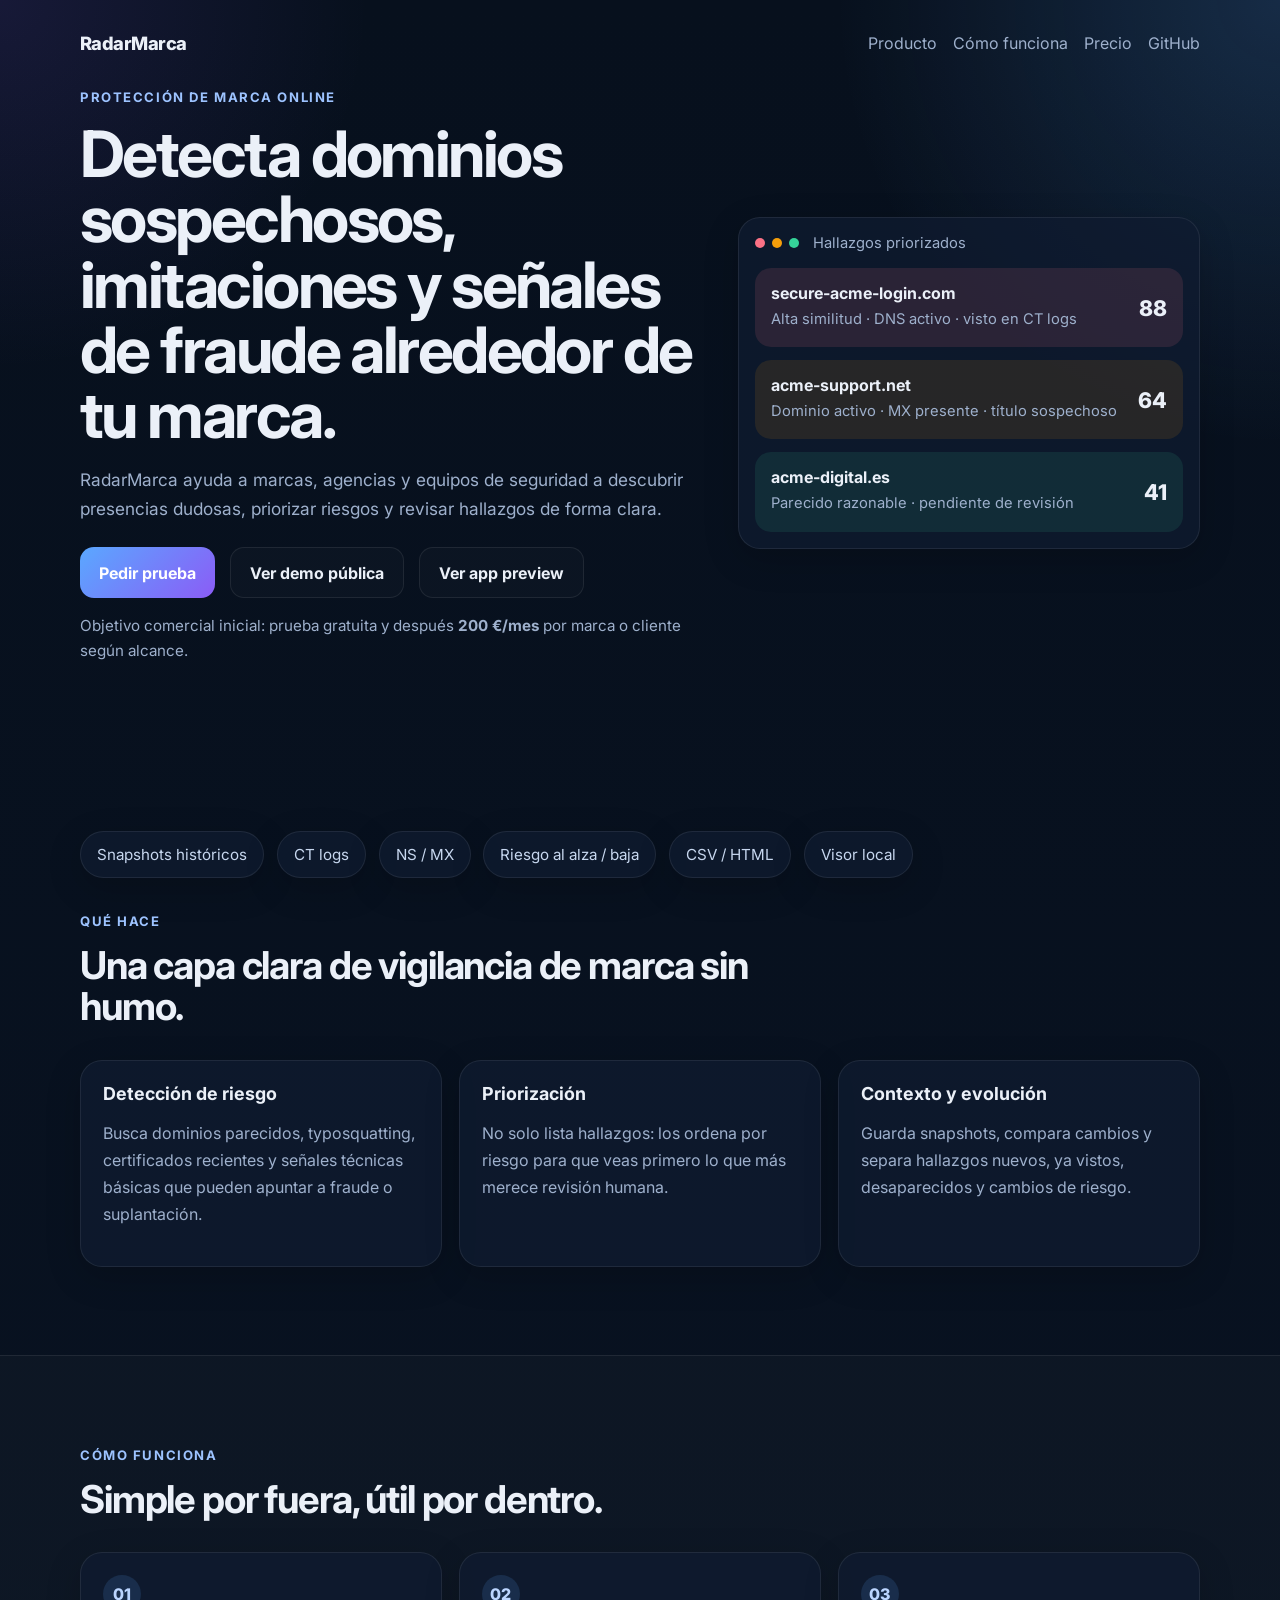
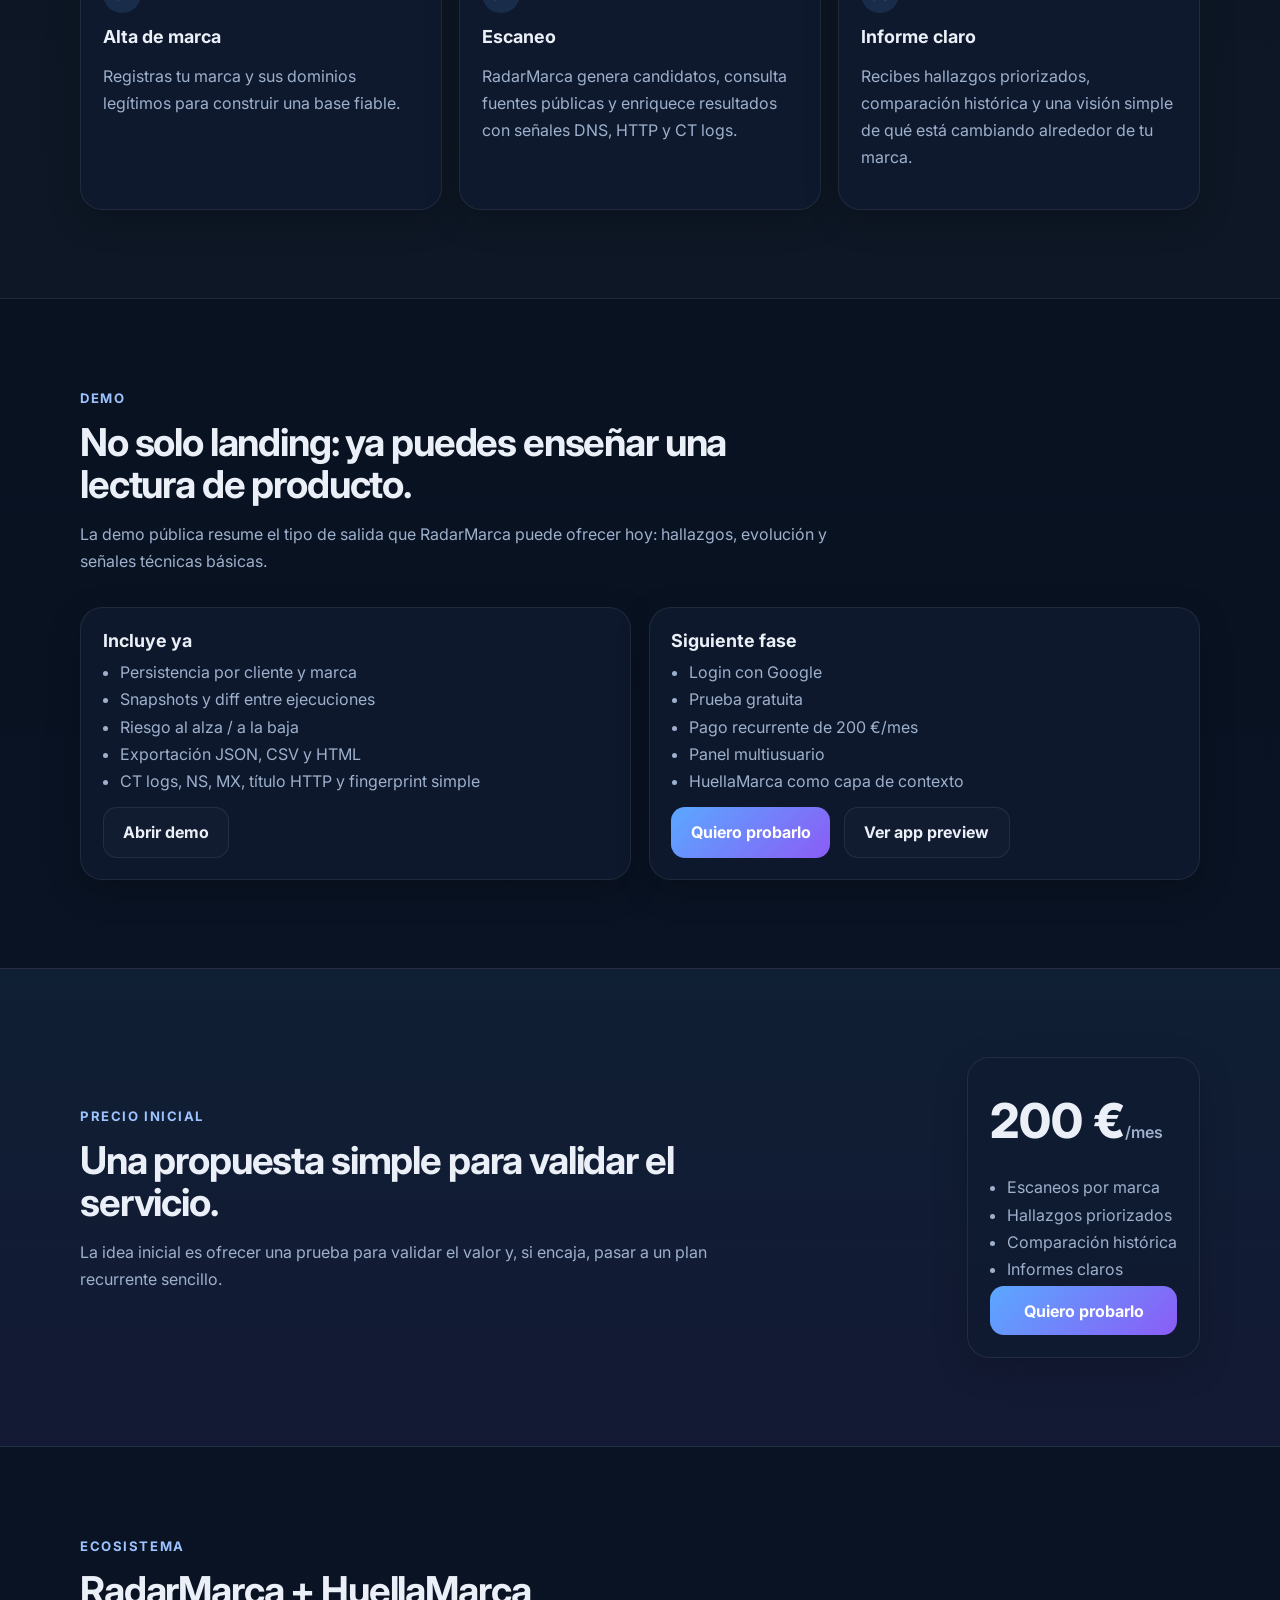
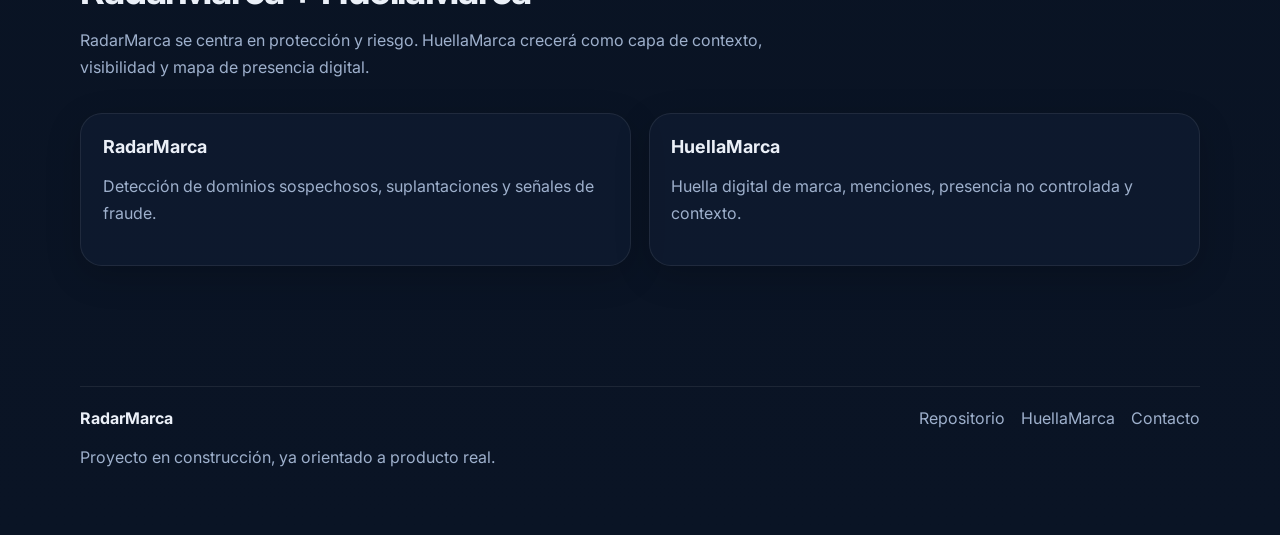
<file: site/index.html>
<!doctype html>
<html lang="es">
<head>
  <meta charset="utf-8">
  <meta name="viewport" content="width=device-width, initial-scale=1">
  <title>RadarMarca · Protege tu marca online</title>
  <meta name="description" content="Detección de dominios sospechosos, suplantaciones y señales de fraude alrededor de tu marca.">
  <link rel="preconnect" href="https://fonts.googleapis.com">
  <link rel="preconnect" href="https://fonts.gstatic.com" crossorigin>
  <link href="https://fonts.googleapis.com/css2?family=Inter:wght@400;500;600;700;800&display=swap" rel="stylesheet">
  <link rel="stylesheet" href="./styles.css">
</head>
<body>
  <header class="hero">
    <nav class="nav container">
      <div class="brand">RadarMarca</div>
      <div class="nav-links">
        <a href="#producto">Producto</a>
        <a href="#como-funciona">Cómo funciona</a>
        <a href="#precio">Precio</a>
        <a href="https://github.com/Quitiweb/radar-marca" target="_blank" rel="noreferrer">GitHub</a>
      </div>
    </nav>

    <section class="container hero-grid">
      <div>
        <span class="eyebrow">Protección de marca online</span>
        <h1>Detecta dominios sospechosos, imitaciones y señales de fraude alrededor de tu marca.</h1>
        <p class="lead">RadarMarca ayuda a marcas, agencias y equipos de seguridad a descubrir presencias dudosas, priorizar riesgos y revisar hallazgos de forma clara.</p>
        <div class="cta-row">
          <a class="btn btn-primary" href="./interest.html">Pedir prueba</a>
          <a class="btn btn-secondary" href="./demo.html">Ver demo pública</a>
          <a class="btn btn-secondary" href="./app.html">Ver app preview</a>
        </div>
        <p class="microcopy">Objetivo comercial inicial: prueba gratuita y después <strong>200 €/mes</strong> por marca o cliente según alcance.</p>
      </div>
      <div class="hero-card panel">
        <div class="panel-header">
          <span class="dot red"></span>
          <span class="dot yellow"></span>
          <span class="dot green"></span>
          <span class="panel-title">Hallazgos priorizados</span>
        </div>
        <div class="finding high">
          <div>
            <strong>secure-acme-login.com</strong>
            <p>Alta similitud · DNS activo · visto en CT logs</p>
          </div>
          <span>88</span>
        </div>
        <div class="finding medium">
          <div>
            <strong>acme-support.net</strong>
            <p>Dominio activo · MX presente · título sospechoso</p>
          </div>
          <span>64</span>
        </div>
        <div class="finding low">
          <div>
            <strong>acme-digital.es</strong>
            <p>Parecido razonable · pendiente de revisión</p>
          </div>
          <span>41</span>
        </div>
      </div>
    </section>
  </header>

  <main>
    <section class="section container quick-proof">
      <div class="proof-chip">Snapshots históricos</div>
      <div class="proof-chip">CT logs</div>
      <div class="proof-chip">NS / MX</div>
      <div class="proof-chip">Riesgo al alza / baja</div>
      <div class="proof-chip">CSV / HTML</div>
      <div class="proof-chip">Visor local</div>
    </section>

    <section id="producto" class="section container pt-0">
      <div class="section-heading">
        <span class="eyebrow">Qué hace</span>
        <h2>Una capa clara de vigilancia de marca sin humo.</h2>
      </div>
      <div class="grid three">
        <article class="card">
          <h3>Detección de riesgo</h3>
          <p>Busca dominios parecidos, typosquatting, certificados recientes y señales técnicas básicas que pueden apuntar a fraude o suplantación.</p>
        </article>
        <article class="card">
          <h3>Priorización</h3>
          <p>No solo lista hallazgos: los ordena por riesgo para que veas primero lo que más merece revisión humana.</p>
        </article>
        <article class="card">
          <h3>Contexto y evolución</h3>
          <p>Guarda snapshots, compara cambios y separa hallazgos nuevos, ya vistos, desaparecidos y cambios de riesgo.</p>
        </article>
      </div>
    </section>

    <section id="como-funciona" class="section section-dark">
      <div class="container">
        <div class="section-heading">
          <span class="eyebrow">Cómo funciona</span>
          <h2>Simple por fuera, útil por dentro.</h2>
        </div>
        <div class="steps">
          <article class="step card">
            <span class="step-number">01</span>
            <h3>Alta de marca</h3>
            <p>Registras tu marca y sus dominios legítimos para construir una base fiable.</p>
          </article>
          <article class="step card">
            <span class="step-number">02</span>
            <h3>Escaneo</h3>
            <p>RadarMarca genera candidatos, consulta fuentes públicas y enriquece resultados con señales DNS, HTTP y CT logs.</p>
          </article>
          <article class="step card">
            <span class="step-number">03</span>
            <h3>Informe claro</h3>
            <p>Recibes hallazgos priorizados, comparación histórica y una visión simple de qué está cambiando alrededor de tu marca.</p>
          </article>
        </div>
      </div>
    </section>

    <section id="demo" class="section container">
      <div class="section-heading">
        <span class="eyebrow">Demo</span>
        <h2>No solo landing: ya puedes enseñar una lectura de producto.</h2>
        <p>La demo pública resume el tipo de salida que RadarMarca puede ofrecer hoy: hallazgos, evolución y señales técnicas básicas.</p>
      </div>
      <div class="grid two">
        <div class="card">
          <h3>Incluye ya</h3>
          <ul>
            <li>Persistencia por cliente y marca</li>
            <li>Snapshots y diff entre ejecuciones</li>
            <li>Riesgo al alza / a la baja</li>
            <li>Exportación JSON, CSV y HTML</li>
            <li>CT logs, NS, MX, título HTTP y fingerprint simple</li>
          </ul>
          <div class="inline-cta">
            <a class="btn btn-secondary" href="./demo.html">Abrir demo</a>
          </div>
        </div>
        <div class="card">
          <h3>Siguiente fase</h3>
          <ul>
            <li>Login con Google</li>
            <li>Prueba gratuita</li>
            <li>Pago recurrente de 200 €/mes</li>
            <li>Panel multiusuario</li>
            <li>HuellaMarca como capa de contexto</li>
          </ul>
          <div class="inline-cta">
            <a class="btn btn-primary" href="./interest.html">Quiero probarlo</a>
            <a class="btn btn-secondary" href="./app.html">Ver app preview</a>
          </div>
        </div>
      </div>
    </section>

    <section id="precio" class="section section-accent">
      <div class="container pricing-wrap">
        <div>
          <span class="eyebrow">Precio inicial</span>
          <h2>Una propuesta simple para validar el servicio.</h2>
          <p>La idea inicial es ofrecer una prueba para validar el valor y, si encaja, pasar a un plan recurrente sencillo.</p>
        </div>
        <div class="price-card card">
          <p class="price">200 €<span>/mes</span></p>
          <ul>
            <li>Escaneos por marca</li>
            <li>Hallazgos priorizados</li>
            <li>Comparación histórica</li>
            <li>Informes claros</li>
          </ul>
          <a class="btn btn-primary full" href="./interest.html">Quiero probarlo</a>
        </div>
      </div>
    </section>

    <section class="section container">
      <div class="section-heading">
        <span class="eyebrow">Ecosistema</span>
        <h2>RadarMarca + HuellaMarca</h2>
        <p>RadarMarca se centra en protección y riesgo. HuellaMarca crecerá como capa de contexto, visibilidad y mapa de presencia digital.</p>
      </div>
      <div class="grid two">
        <a class="card link-card" href="https://github.com/Quitiweb/radar-marca" target="_blank" rel="noreferrer">
          <h3>RadarMarca</h3>
          <p>Detección de dominios sospechosos, suplantaciones y señales de fraude.</p>
        </a>
        <a class="card link-card" href="https://github.com/Quitiweb/huella-marca" target="_blank" rel="noreferrer">
          <h3>HuellaMarca</h3>
          <p>Huella digital de marca, menciones, presencia no controlada y contexto.</p>
        </a>
      </div>
    </section>
  </main>

  <footer class="footer">
    <div class="container footer-wrap">
      <div>
        <strong>RadarMarca</strong>
        <p>Proyecto en construcción, ya orientado a producto real.</p>
      </div>
      <div class="footer-links">
        <a href="https://github.com/Quitiweb/radar-marca" target="_blank" rel="noreferrer">Repositorio</a>
        <a href="https://github.com/Quitiweb/huella-marca" target="_blank" rel="noreferrer">HuellaMarca</a>
        <a href="mailto:quitiweb.chuwi@gmail.com">Contacto</a>
      </div>
    </div>
  </footer>
</body>
</html>
</file>
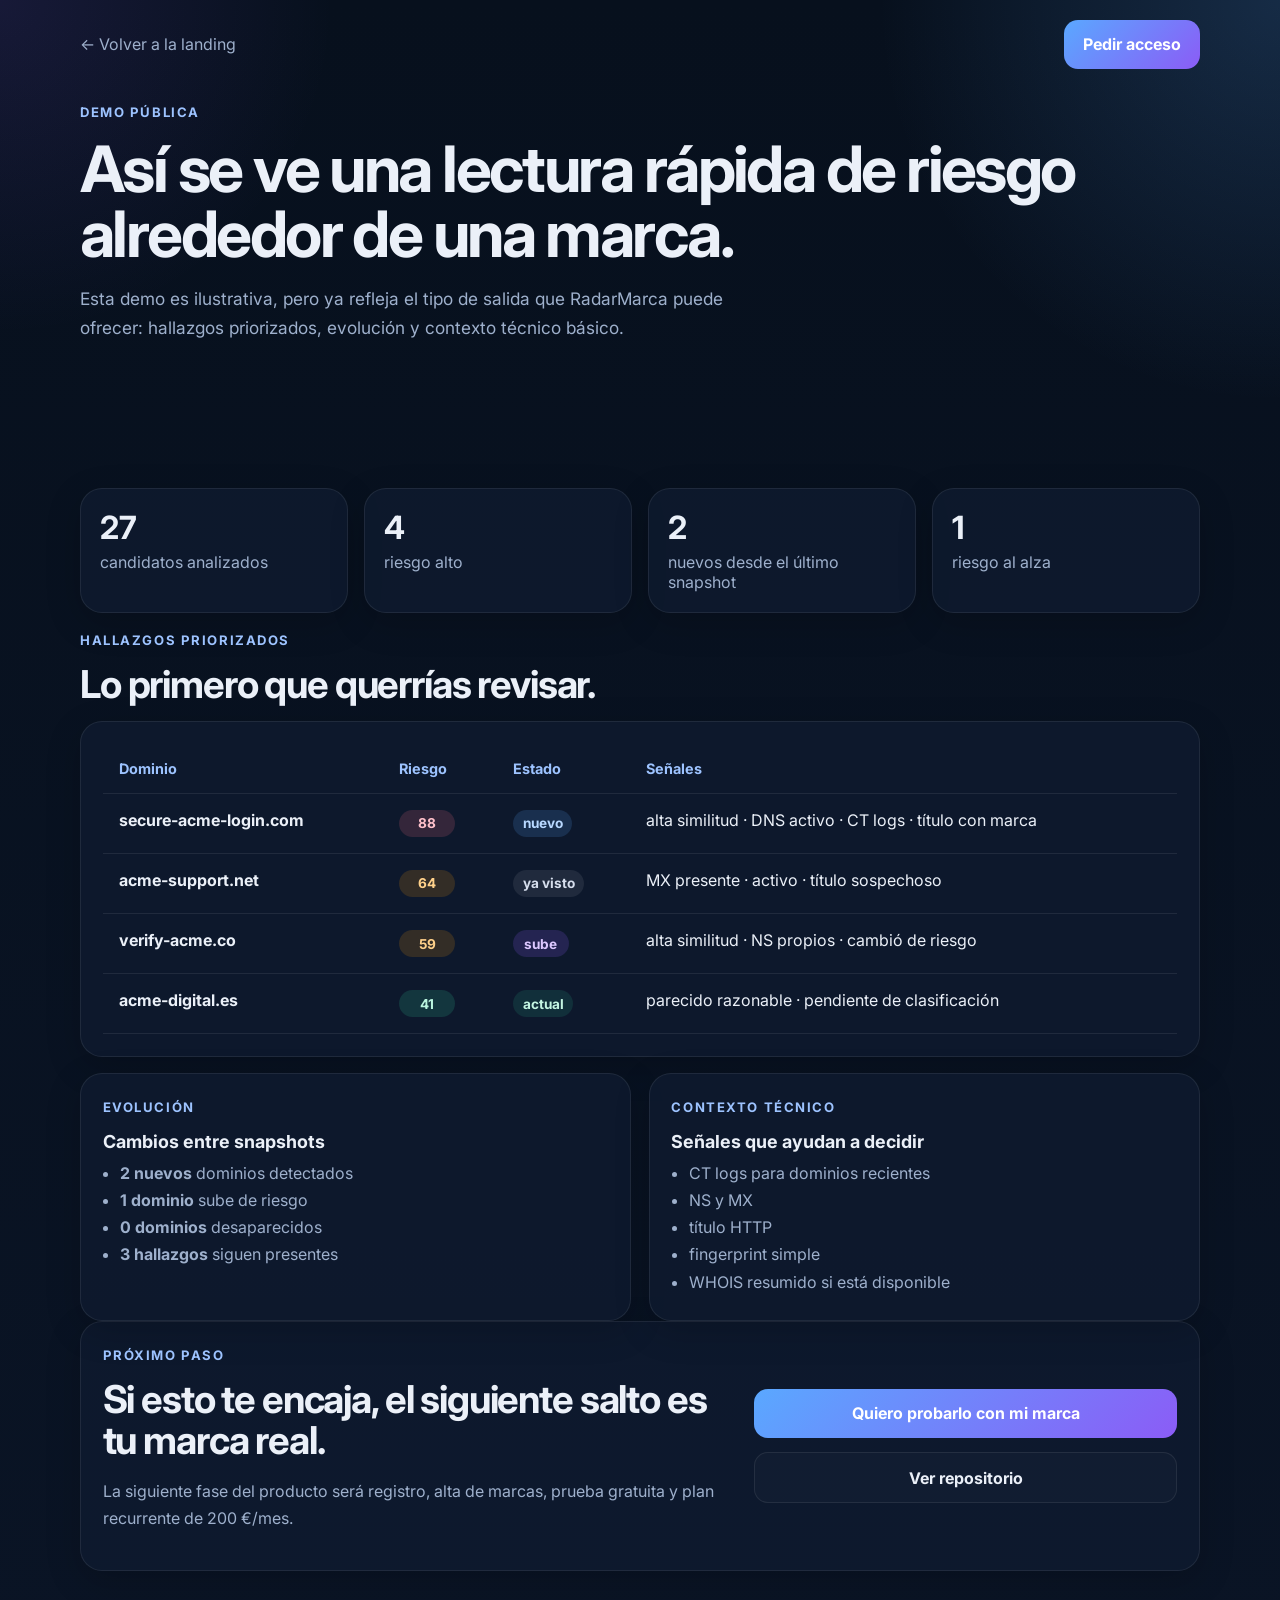
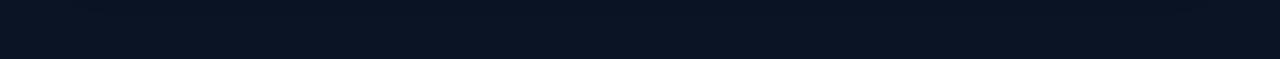
<file: site/demo.html>
<!doctype html>
<html lang="es">
<head>
  <meta charset="utf-8">
  <meta name="viewport" content="width=device-width, initial-scale=1">
  <title>RadarMarca · Demo</title>
  <meta name="description" content="Demo pública de RadarMarca: hallazgos, riesgo, evolución y contexto de marca.">
  <link rel="preconnect" href="https://fonts.googleapis.com">
  <link rel="preconnect" href="https://fonts.gstatic.com" crossorigin>
  <link href="https://fonts.googleapis.com/css2?family=Inter:wght@400;500;600;700;800&display=swap" rel="stylesheet">
  <link rel="stylesheet" href="./styles.css">
</head>
<body>
  <header class="subhero">
    <div class="container">
      <div class="topbar">
        <a class="backlink" href="./index.html">← Volver a la landing</a>
        <a class="btn btn-primary" href="mailto:quitiweb.chuwi@gmail.com?subject=Quiero%20una%20demo%20de%20RadarMarca">Pedir acceso</a>
      </div>
      <span class="eyebrow">Demo pública</span>
      <h1>Así se ve una lectura rápida de riesgo alrededor de una marca.</h1>
      <p class="lead">Esta demo es ilustrativa, pero ya refleja el tipo de salida que RadarMarca puede ofrecer: hallazgos priorizados, evolución y contexto técnico básico.</p>
    </div>
  </header>

  <main class="section container">
    <div class="stat-grid">
      <div class="stat-card card"><strong>27</strong><span>candidatos analizados</span></div>
      <div class="stat-card card"><strong>4</strong><span>riesgo alto</span></div>
      <div class="stat-card card"><strong>2</strong><span>nuevos desde el último snapshot</span></div>
      <div class="stat-card card"><strong>1</strong><span>riesgo al alza</span></div>
    </div>

    <section class="section-inline">
      <div class="section-heading slim">
        <span class="eyebrow">Hallazgos priorizados</span>
        <h2>Lo primero que querrías revisar.</h2>
      </div>
      <div class="demo-table card">
        <table>
          <thead>
            <tr>
              <th>Dominio</th>
              <th>Riesgo</th>
              <th>Estado</th>
              <th>Señales</th>
            </tr>
          </thead>
          <tbody>
            <tr>
              <td><strong>secure-acme-login.com</strong></td>
              <td><span class="badge badge-danger">88</span></td>
              <td><span class="badge badge-new">nuevo</span></td>
              <td>alta similitud · DNS activo · CT logs · título con marca</td>
            </tr>
            <tr>
              <td><strong>acme-support.net</strong></td>
              <td><span class="badge badge-warning">64</span></td>
              <td><span class="badge badge-seen">ya visto</span></td>
              <td>MX presente · activo · título sospechoso</td>
            </tr>
            <tr>
              <td><strong>verify-acme.co</strong></td>
              <td><span class="badge badge-warning">59</span></td>
              <td><span class="badge badge-up">sube</span></td>
              <td>alta similitud · NS propios · cambió de riesgo</td>
            </tr>
            <tr>
              <td><strong>acme-digital.es</strong></td>
              <td><span class="badge badge-ok">41</span></td>
              <td><span class="badge badge-current">actual</span></td>
              <td>parecido razonable · pendiente de clasificación</td>
            </tr>
          </tbody>
        </table>
      </div>
    </section>

    <div class="grid two section-inline">
      <article class="card">
        <span class="eyebrow">Evolución</span>
        <h3>Cambios entre snapshots</h3>
        <ul>
          <li><strong>2 nuevos</strong> dominios detectados</li>
          <li><strong>1 dominio</strong> sube de riesgo</li>
          <li><strong>0 dominios</strong> desaparecidos</li>
          <li><strong>3 hallazgos</strong> siguen presentes</li>
        </ul>
      </article>
      <article class="card">
        <span class="eyebrow">Contexto técnico</span>
        <h3>Señales que ayudan a decidir</h3>
        <ul>
          <li>CT logs para dominios recientes</li>
          <li>NS y MX</li>
          <li>título HTTP</li>
          <li>fingerprint simple</li>
          <li>WHOIS resumido si está disponible</li>
        </ul>
      </article>
    </div>

    <section class="section-inline cta-panel card">
      <div>
        <span class="eyebrow">Próximo paso</span>
        <h2>Si esto te encaja, el siguiente salto es tu marca real.</h2>
        <p>La siguiente fase del producto será registro, alta de marcas, prueba gratuita y plan recurrente de 200 €/mes.</p>
      </div>
      <div class="cta-stack">
        <a class="btn btn-primary full" href="mailto:quitiweb.chuwi@gmail.com?subject=Quiero%20probar%20RadarMarca%20con%20mi%20marca">Quiero probarlo con mi marca</a>
        <a class="btn btn-secondary full" href="https://github.com/Quitiweb/radar-marca" target="_blank" rel="noreferrer">Ver repositorio</a>
      </div>
    </section>
  </main>
</body>
</html>
</file>
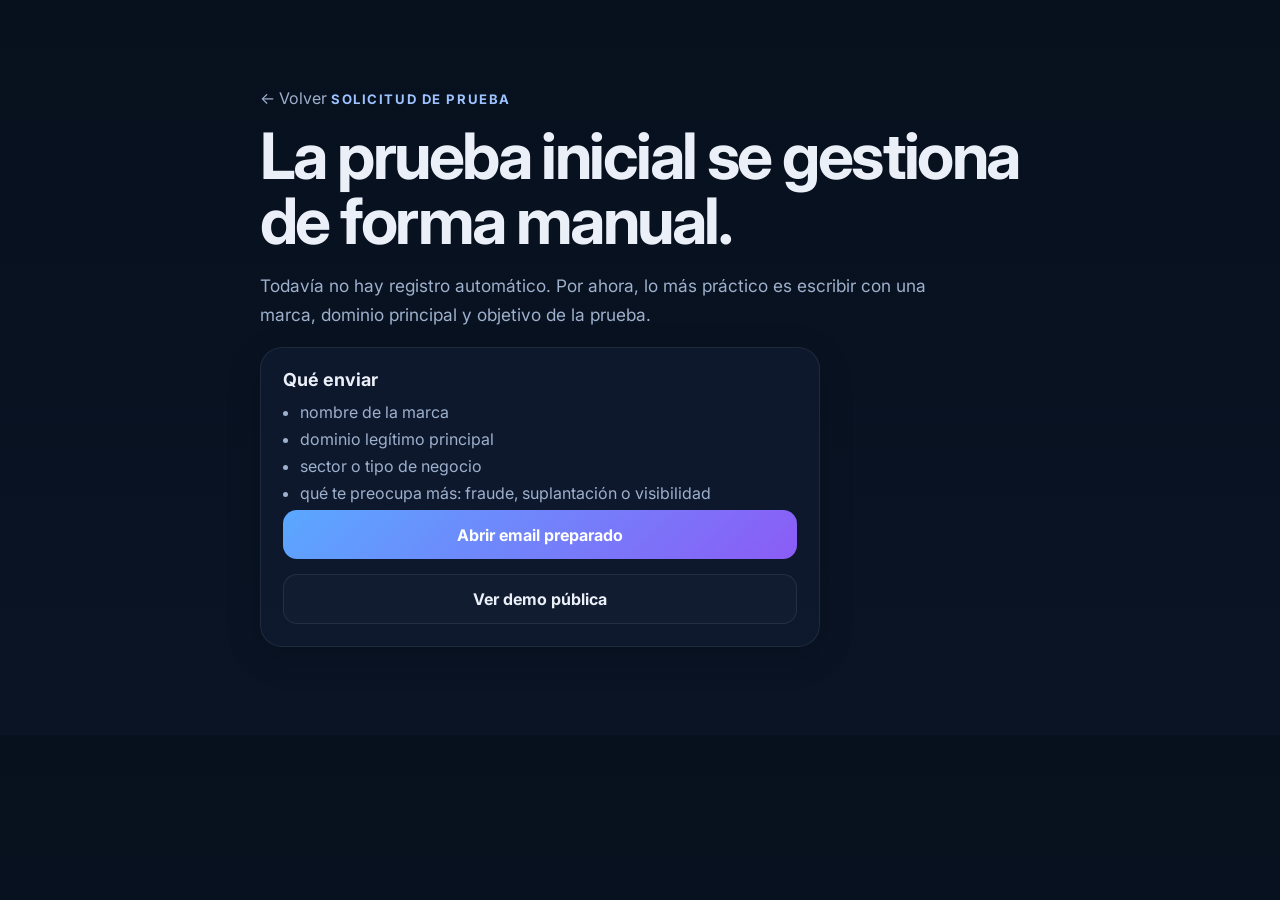
<file: site/interest.html>
<!doctype html>
<html lang="es">
<head>
  <meta charset="utf-8">
  <meta name="viewport" content="width=device-width, initial-scale=1">
  <title>RadarMarca · Solicitar prueba</title>
  <link rel="preconnect" href="https://fonts.googleapis.com">
  <link rel="preconnect" href="https://fonts.gstatic.com" crossorigin>
  <link href="https://fonts.googleapis.com/css2?family=Inter:wght@400;500;600;700;800&display=swap" rel="stylesheet">
  <link rel="stylesheet" href="./styles.css">
</head>
<body>
  <main class="section container narrow">
    <a class="backlink" href="./index.html">← Volver</a>
    <span class="eyebrow">Solicitud de prueba</span>
    <h1>La prueba inicial se gestiona de forma manual.</h1>
    <p class="lead">Todavía no hay registro automático. Por ahora, lo más práctico es escribir con una marca, dominio principal y objetivo de la prueba.</p>

    <div class="card form-card">
      <h3>Qué enviar</h3>
      <ul>
        <li>nombre de la marca</li>
        <li>dominio legítimo principal</li>
        <li>sector o tipo de negocio</li>
        <li>qué te preocupa más: fraude, suplantación o visibilidad</li>
      </ul>
      <div class="cta-stack">
        <a class="btn btn-primary full" href="mailto:quitiweb.chuwi@gmail.com?subject=Solicitud%20de%20prueba%20RadarMarca&body=Marca:%0ADominio:%0ASector:%0AObjetivo%20de%20la%20prueba:%0A">Abrir email preparado</a>
        <a class="btn btn-secondary full" href="./demo.html">Ver demo pública</a>
      </div>
    </div>
  </main>
</body>
</html>
</file>
<file: site/styles.css>
:root {
  --bg: #08111f;
  --panel: #0f1b31;
  --panel-2: #12233f;
  --text: #ebf0f8;
  --muted: #9eb0cc;
  --line: rgba(255,255,255,.08);
  --accent: #5aa8ff;
  --accent-2: #8b5cf6;
  --success: #35d399;
  --warning: #f59e0b;
  --danger: #fb7185;
}
* { box-sizing: border-box; }
html { scroll-behavior: smooth; }
body {
  margin: 0;
  font-family: Inter, system-ui, sans-serif;
  background: linear-gradient(180deg, #07101d 0%, #0a1425 100%);
  color: var(--text);
}
a { color: inherit; text-decoration: none; }
.container { width: min(1120px, calc(100% - 2rem)); margin: 0 auto; }
.narrow { max-width: 760px; }
.hero, .subhero { padding: 1.25rem 0 4rem; background: radial-gradient(circle at top right, rgba(90,168,255,.18), transparent 30%), radial-gradient(circle at top left, rgba(139,92,246,.12), transparent 25%); }
.subhero { padding-bottom: 2.5rem; }
.nav { display:flex; justify-content:space-between; align-items:center; gap:1rem; padding: .75rem 0 2rem; }
.topbar { display:flex; justify-content:space-between; align-items:center; gap:1rem; flex-wrap:wrap; margin-bottom: 2rem; }
.brand { font-weight: 800; letter-spacing: -.03em; font-size: 1.15rem; }
.nav-links { display:flex; gap:1rem; flex-wrap:wrap; color: var(--muted); }
.nav-links a:hover, .footer-links a:hover, .backlink:hover { color: var(--text); }
.backlink { color: var(--muted); }
.hero-grid { display:grid; grid-template-columns: 1.15fr .85fr; gap:2rem; align-items:center; }
.eyebrow { display:inline-block; margin-bottom:1rem; font-size:.82rem; text-transform:uppercase; letter-spacing:.12em; color: #9dc3ff; font-weight:700; }
h1 { font-size: clamp(2.2rem, 5vw, 4.5rem); line-height: 1.02; margin: 0 0 1rem; letter-spacing: -.04em; }
h2 { font-size: clamp(1.7rem, 3vw, 2.7rem); line-height: 1.08; margin: 0; letter-spacing: -.03em; }
h3 { margin: 0 0 .7rem; font-size: 1.12rem; }
p { color: var(--muted); line-height: 1.7; }
.lead { font-size: 1.08rem; max-width: 62ch; }
.microcopy { font-size: .95rem; margin-top: .9rem; }
.cta-row, .cta-stack, .inline-cta { display:flex; gap:.9rem; flex-wrap:wrap; }
.cta-row { margin: 1.5rem 0 .4rem; }
.cta-stack { flex-direction: column; }
.inline-cta { margin-top: 1rem; }
.btn { display:inline-flex; align-items:center; justify-content:center; padding:.9rem 1.2rem; border-radius: 14px; font-weight:700; }
.btn-primary { background: linear-gradient(135deg, var(--accent), var(--accent-2)); color:white; }
.btn-secondary { border:1px solid var(--line); background: rgba(255,255,255,.02); }
.full { width: 100%; }
.panel, .card, .proof-chip, .stat-card { background: rgba(15,27,49,.75); border: 1px solid var(--line); border-radius: 22px; box-shadow: 0 10px 35px rgba(0,0,0,.18); }
.notice { margin-bottom: 1rem; }
.notice-info { border-color: rgba(90,168,255,.35); }
.notice-success { border-color: rgba(53,211,153,.35); }
.notice-error { border-color: rgba(251,113,133,.35); }
.hero-card { padding: 1rem; }
.panel-header { display:flex; align-items:center; gap:.45rem; margin-bottom:1rem; }
.panel-title { margin-left: .4rem; color: var(--muted); font-size: .92rem; }
.dot { width:10px; height:10px; border-radius:50%; display:inline-block; }
.red { background: var(--danger); } .yellow { background: var(--warning); } .green { background: var(--success); }
.finding { display:flex; justify-content:space-between; gap:1rem; align-items:center; padding: .95rem 1rem; border-radius: 16px; margin-top: .8rem; }
.finding strong { display:block; margin-bottom:.25rem; }
.finding p { margin:0; font-size:.92rem; }
.finding span { font-weight:800; font-size:1.35rem; }
.finding.high { background: rgba(251,113,133,.12); }
.finding.medium { background: rgba(245,158,11,.11); }
.finding.low { background: rgba(53,211,153,.11); }
.section { padding: 5.5rem 0; }
.section-inline { padding: 1rem 0 0; }
.pt-0 { padding-top: 0; }
.section-dark { background: rgba(255,255,255,.02); border-top:1px solid var(--line); border-bottom:1px solid var(--line); }
.section-accent { background: linear-gradient(180deg, rgba(90,168,255,.08), rgba(139,92,246,.08)); border-top:1px solid var(--line); border-bottom:1px solid var(--line); }
.section-heading { margin-bottom: 2rem; max-width: 760px; }
.section-heading.slim { margin-bottom: 1rem; }
.grid { display:grid; gap:1.1rem; }
.grid.three { grid-template-columns: repeat(3, 1fr); }
.grid.two { grid-template-columns: repeat(2, 1fr); }
.card { padding: 1.35rem; }
.steps { display:grid; grid-template-columns: repeat(3, 1fr); gap:1.1rem; }
.step-number { display:inline-flex; width:38px; height:38px; align-items:center; justify-content:center; border-radius: 50%; background: rgba(90,168,255,.14); color: #bbd5ff; font-weight:800; margin-bottom: .8rem; }
ul { margin: 0; padding-left: 1.1rem; color: var(--muted); }
li { margin: .45rem 0; }
.quick-proof { display:flex; gap:.8rem; flex-wrap:wrap; padding-bottom: 2rem; }
.proof-chip { padding: .8rem 1rem; border-radius: 999px; color: #c7d7ef; font-size: .95rem; }
.pricing-wrap { display:grid; grid-template-columns: 1.2fr .8fr; gap:1.2rem; align-items:center; }
.price-card { max-width: 380px; justify-self:end; }
.price { font-size: 3rem; margin: 0 0 1rem; color: var(--text); font-weight: 800; }
.price span { font-size: 1rem; color: var(--muted); font-weight: 600; }
.link-card:hover { border-color: rgba(90,168,255,.4); transform: translateY(-2px); transition: .2s ease; }
.footer { padding: 2rem 0 3rem; }
.footer-wrap { display:flex; justify-content:space-between; gap:1rem; flex-wrap:wrap; border-top:1px solid var(--line); padding-top: 1.3rem; }
.footer-links { display:flex; gap:1rem; flex-wrap:wrap; color: var(--muted); }
.stat-grid { display:grid; grid-template-columns: repeat(4, 1fr); gap:1rem; }
.stat-card { padding: 1.2rem; display:flex; flex-direction:column; gap:.35rem; }
.stat-card strong { font-size: 2rem; }
.stat-card span { color: var(--muted); }
.demo-table { overflow:auto; }
table { width:100%; border-collapse: collapse; }
th, td { text-align:left; padding: 1rem; border-bottom:1px solid var(--line); vertical-align: top; }
th { color: #9dc3ff; font-size: .9rem; }
.badge { display:inline-flex; align-items:center; justify-content:center; min-width: 56px; padding: .35rem .6rem; border-radius: 999px; font-size: .85rem; font-weight: 700; }
.badge-danger { background: rgba(251,113,133,.16); color: #ffc1cb; }
.badge-warning { background: rgba(245,158,11,.16); color: #ffd18a; }
.badge-ok { background: rgba(53,211,153,.16); color: #baf5df; }
.badge-new { background: rgba(90,168,255,.16); color: #b8d8ff; }
.badge-seen { background: rgba(255,255,255,.08); color: #d6deed; }
.badge-up { background: rgba(139,92,246,.18); color: #dcc8ff; }
.badge-current { background: rgba(53,211,153,.12); color: #c4f5e2; }
.cta-panel { display:grid; grid-template-columns: 1.2fr .8fr; gap:1rem; align-items:center; }
.form-card { max-width: 560px; }
.mock-form { display: grid; gap: .85rem; margin-top: 1rem; }
.mock-form label { display: grid; gap: .45rem; color: var(--muted); font-size: .95rem; }
.mock-form input, .mock-form select {
  width: 100%;
  border-radius: 12px;
  border: 1px solid var(--line);
  background: rgba(255,255,255,.03);
  color: var(--text);
  padding: .85rem .95rem;
}
.auth-card { max-width: 680px; }
.app-grid { align-items: start; }

@media (max-width: 920px) {
  .hero-grid, .pricing-wrap, .grid.three, .grid.two, .steps, .stat-grid, .cta-panel { grid-template-columns: 1fr; }
  .price-card { justify-self:start; max-width:none; }
}
@media (max-width: 640px) {
  .nav { align-items:flex-start; flex-direction:column; }
  .section { padding: 4.2rem 0; }
  h1 { font-size: 2.4rem; }
  th, td { padding: .8rem .65rem; font-size: .92rem; }
}
</file>
